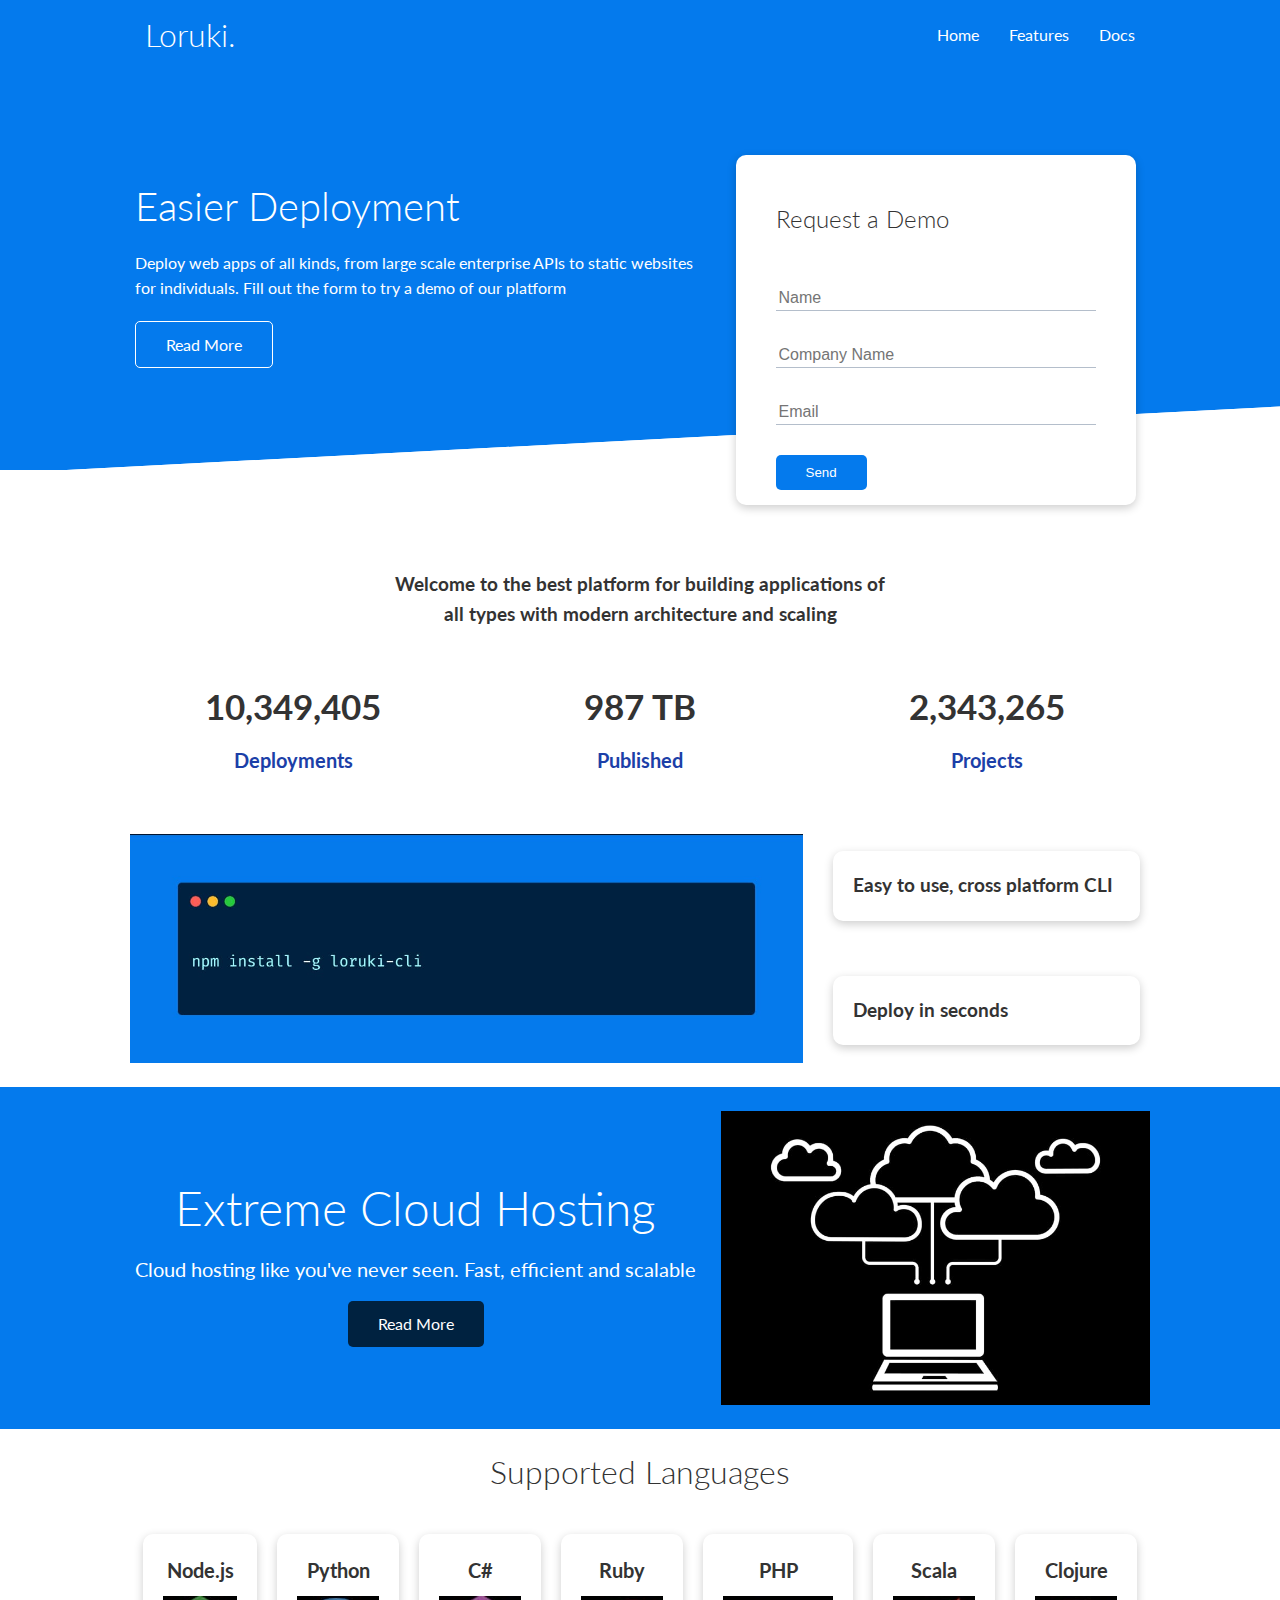
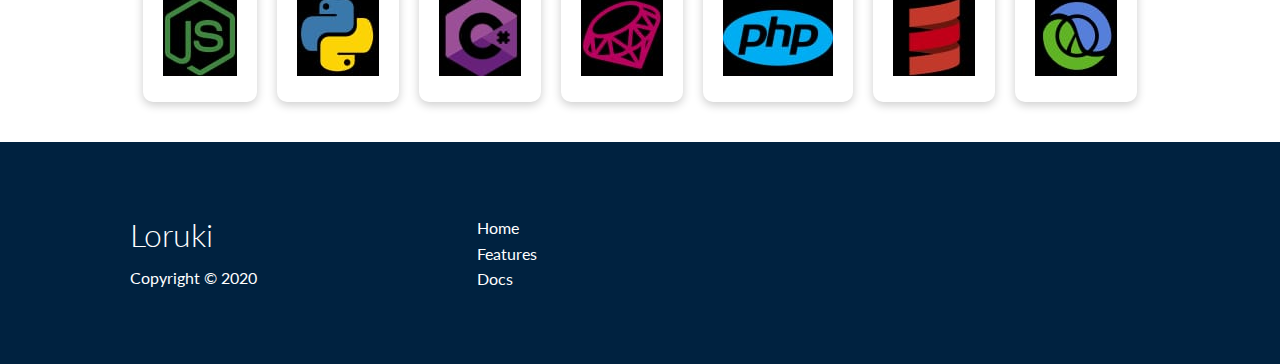
<file: index.html>
<!DOCTYPE html>
<html lang="en">

<head>
    <meta charset="UTF-8">
    <meta name="viewport" content="width=device-width, initial-scale=1.0">
    <link rel="stylesheet" href="https://cdnjs.cloudflare.com/ajax/libs/font-awesome/5.15.1/css/all.min.css"
        integrity="sha512-+4zCK9k+qNFUR5X+cKL9EIR+ZOhtIloNl9GIKS57V1MyNsYpYcUrUeQc9vNfzsWfV28IaLL3i96P9sdNyeRssA=="
        crossorigin="anonymous" />
    <link rel="stylesheet" href="css/utilities.css">
    <link rel="stylesheet" href="css/style.css">
    <title>Loruki | Cloud Hosting For Everyone</title>
</head>

<body>
    <!-- Navbar -->
    <div class="navbar">
        <div class="container flex">
            <h1 class="logo"><a href="index.html">Loruki.</a></h1>
            <nav>
                <ul>
                    <li><a href="index.html">Home</a></li>
                    <li><a href="features.html">Features</a></li>
                    <li><a href="docs.html">Docs</a></li>
                </ul>
            </nav>
        </div>
    </div>

    <!-- Showcase -->
    <section class="showcase">
        <div class="container grid">
            <div class="showcase-text">
                <h1>Easier Deployment</h1>
                <p>Deploy web apps of all kinds, from large scale enterprise APIs to static websites for individuals.
                    Fill out the form to try a demo of our platform</p>
                <a href="features.html" class="btn btn-outline">Read More</a>
            </div>

            <div class="showcase-form card">
                <h2>Request a Demo</h2>
                <form name="contact" netlify-honeypot="bot-field" method="POST" data-netlify="true">
                    <input type="hidden" name="form-name" value="contact" />
                    <p class="hidden">
                        <label>Don't fill this out if you'rehuman: <input name="bot-field"></label>
                    </p>
                    <div class="form-control">
                        <input type="text" name="name" placeholder="Name" required>
                    </div>
                    <div class="form-control">
                        <input type="text" name="company" placeholder="Company Name" required>
                    </div>
                    <div class="form-control">
                        <input type="email" name="email" placeholder="Email" required>
                    </div>
                    <input type="submit" value="Send" class="btn btn-primary">
                </form>
            </div>
        </div>
    </section>

    <!-- Stats -->
    <section class="stats">
        <div class="container">
            <h3 class="stats-heading text-center my-1">
                Welcome to the best platform for building applications of all types with modern architecture and scaling
            </h3>

            <div class="grid grid-3 text-center my-4">
                <div>
                    <i class="fas fa-server fa-3x"></i>
                    <h3>10,349,405</h3>
                    <p class="text-secondary">Deployments</p>
                </div>
                <div>
                    <i class="fas fa-upload fa-3x"></i>
                    <h3>987 TB</h3>
                    <p class="text-secondary">Published</p>
                </div>
                <div>
                    <i class="fas fa-project-diagram fa-3x"></i>
                    <h3>2,343,265</h3>
                    <p class="text-secondary">Projects</p>
                </div>
            </div>
        </div>
    </section>

    <!-- Cli -->
    <section class="cli">
        <div class="container grid">
            <img src="images/cli.jpg" alt="">
            <div class="card">
                <h3>Easy to use, cross platform CLI</h3>
            </div>
            <div class="card">
                <h3>Deploy in seconds</h3>
            </div>
        </div>
    </section>

    <!-- Cloud -->
    <section class="cloud bg-primary my-2 py-2">
        <div class="container grid">
            <div class="text-center">
                <h2 class="lg">Extreme Cloud Hosting</h2>
                <p class="lead my-1">Cloud hosting like you've never seen. Fast, efficient and scalable</p>
                <a href="features.html" class="btn btn-dark">Read More</a>
            </div>
            <img src="images/cloud.jpg" alt="">
        </div>
    </section>

    <!-- Languages -->
    <section class="languages">
        <h2 class="md text-center my-2">
            Supported Languages
        </h2>
        <div class="container flex">
            <div class="card">
                <h4>Node.js</h4>
                <img src="images/node.jpg" alt="">
            </div>
            <div class="card">
                <h4>Python</h4>
                <img src="images/python.jpg" alt="">
            </div>
            <div class="card">
                <h4>C#</h4>
                <img src="images/c sharp.jpg" alt="">
            </div>
            <div class="card">
                <h4>Ruby</h4>
                <img src="images/ruby.jpg" alt="">
            </div>
            <div class="card">
                <h4>PHP</h4>
                <img src="images/php.jpg" alt="">
            </div>
            <div class="card">
                <h4>Scala</h4>
                <img src="images/scala.jpg" alt="">
            </div>
            <div class="card">
                <h4>Clojure</h4>
                <img src="images/clojure.jpg" alt="">
            </div>
        </div>
    </section>

    <!-- Footer -->
    <footer class="footer bg-dark py-5">
        <div class="container grid grid-3">
            <div>
                <h1>Loruki
                </h1>
                <p>Copyright &copy; 2020</p>
            </div>
            <nav>
                <ul>
                    <li><a href="index.html">Home</a></li>
                    <li><a href="features.html">Features</a></li>
                    <li><a href="docs.html">Docs</a></li>
                </ul>
            </nav>
            <div class="social">
                <a href="#"><i class="fab fa-github fa-2x"></i></a>
                <a href="#"><i class="fab fa-facebook fa-2x"></i></a>
                <a href="#"><i class="fab fa-instagram fa-2x"></i></a>
                <a href="#"><i class="fab fa-twitter fa-2x"></i></a>
            </div>
        </div>
    </footer>
</body>

</html>
</file>
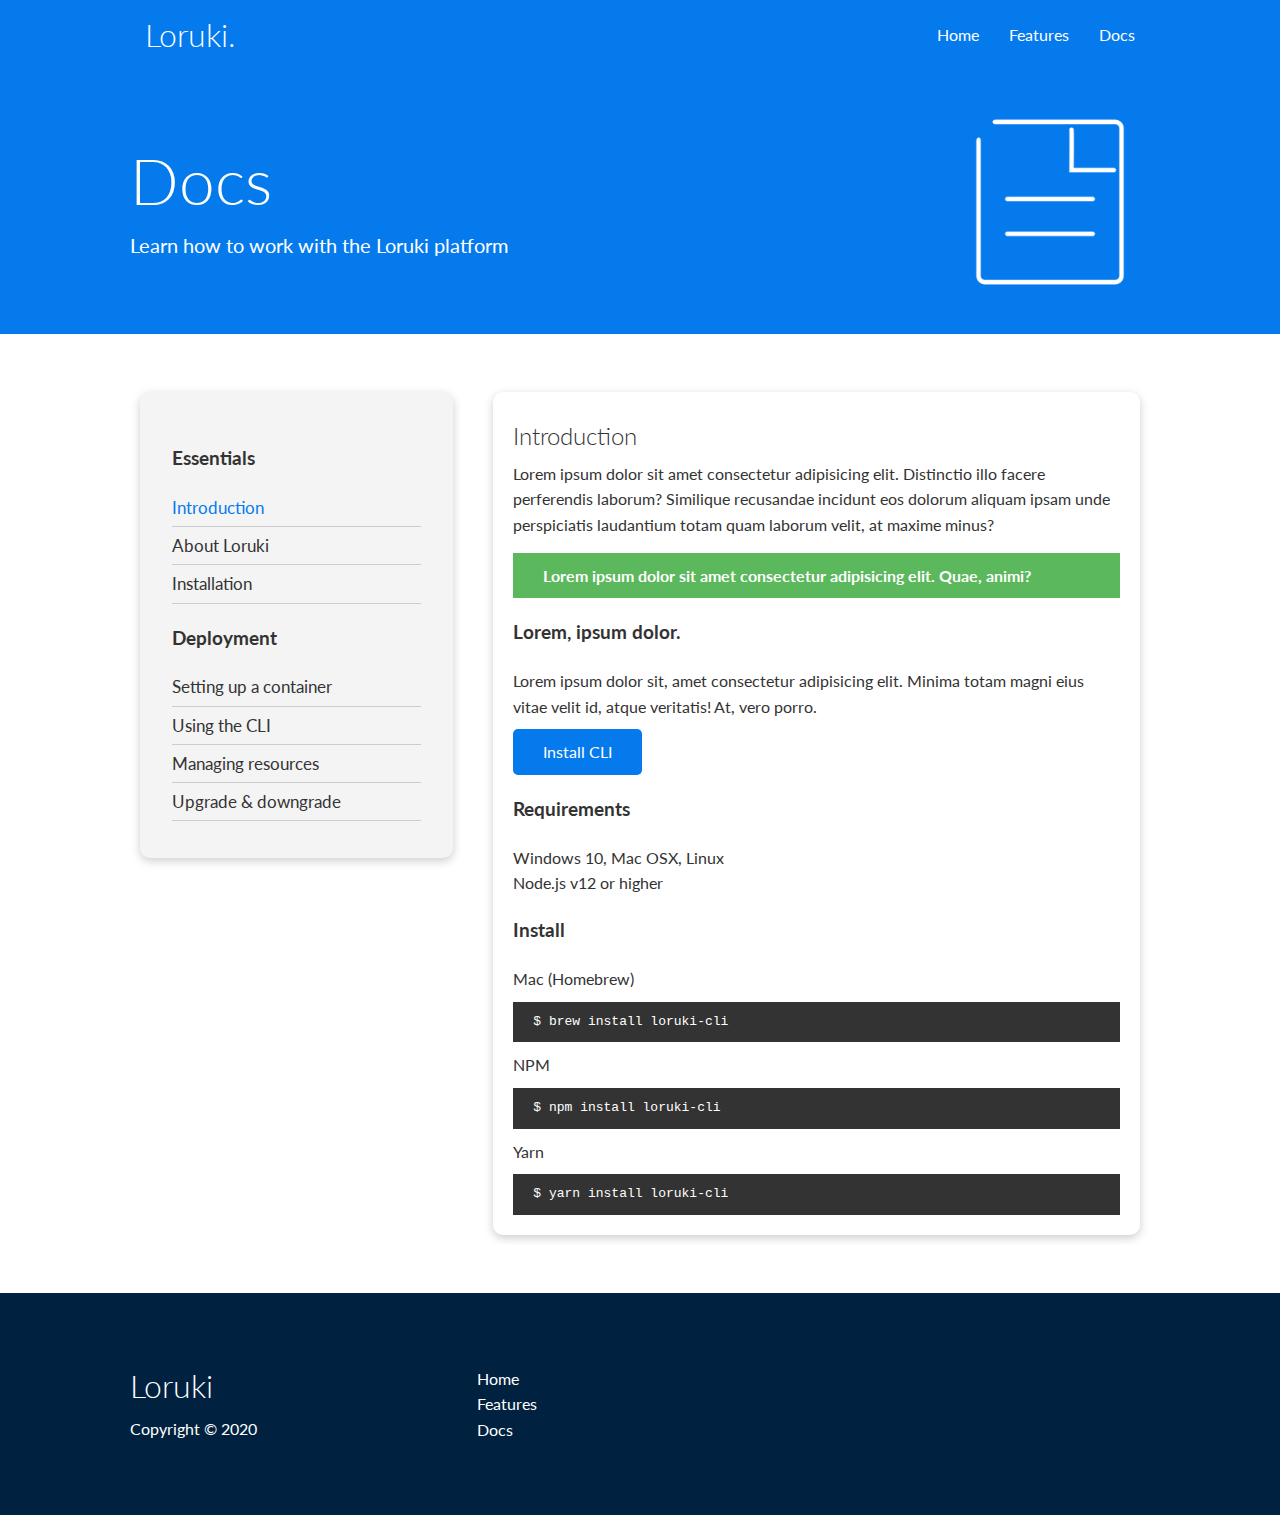
<file: docs.html>
<!DOCTYPE html>
<html lang="en">
<head>
    <meta charset="UTF-8">
    <meta name="viewport" content="width=device-width, initial-scale=1.0">
    <link rel="stylesheet" href="https://cdnjs.cloudflare.com/ajax/libs/font-awesome/5.15.1/css/all.min.css" integrity="sha512-+4zCK9k+qNFUR5X+cKL9EIR+ZOhtIloNl9GIKS57V1MyNsYpYcUrUeQc9vNfzsWfV28IaLL3i96P9sdNyeRssA==" crossorigin="anonymous" />
    <link rel="stylesheet" href="css/utilities.css">
    <link rel="stylesheet" href="css/style.css">
    <title>Loruki | Cloud Hosting For Everyone</title>
</head>
<body>
    <!-- Navbar -->
    <div class="navbar">
        <div class="container flex">
             <h1 class="logo"><a href="index.html">Loruki.</a></h1>
            <nav>
                <ul>
                    <li><a href="index.html">Home</a></li>
                    <li><a href="features.html">Features</a></li>
                    <li><a href="docs.html">Docs</a></li>
                </ul>
            </nav>
        </div>
    </div>

    <!-- Head -->
    <section class="docs-head bg-primary py-3">
        <div class="container grid">
            <div>
                <h1 class="xl">Docs</h1>
                <p class="lead">
                    Learn how to work with the Loruki platform
                </p>
            </div>
            <img src="images/docs.png" alt="">
        </div>
    </section>

    <!-- Docs main -->
    <section class="docs-main my-4">
        <div class="container grid">
            <div class="card bg-light p-3">
                <h3 class="my-2">Essentials</h3>
                <nav>
                    <ul>
                        <li><a class="text-primary" href="#">Introduction</a></li>
                        <li><a href="#">About Loruki</a></li>
                        <li><a href="#">Installation</a></li>
                    </ul>
                </nav>

                <h3 class="my-2">Deployment</h3>
                <nav>
                    <ul>
                        <li><a href="#">Setting up a container</a></li>
							<li><a href="#">Using the CLI</a></li>
							<li><a href="#">Managing resources</a></li>
							<li><a href="#">Upgrade & downgrade</a></li>
                    </ul>
                </nav>
            </div>
            <div class="card">
                <h2>Introduction</h2>
                <p>Lorem ipsum dolor sit amet consectetur adipisicing elit. Distinctio illo facere perferendis laborum? Similique recusandae incidunt eos dolorum aliquam ipsam unde perspiciatis laudantium totam quam laborum velit, at maxime minus?</p>

                <div class="alert alert-success">
                    <i class="fas fa-info"></i> Lorem ipsum dolor sit amet consectetur adipisicing elit. Quae, animi?
                </div>

                <h3>Lorem, ipsum dolor.</h3>
                <p>Lorem ipsum dolor sit, amet consectetur adipisicing elit. Minima totam magni eius vitae velit id, atque veritatis! At, vero porro.</p>
                <a href="#" class="btn btn-primary">Install CLI</a>

                <h3>Requirements</h3>
                <ul>
                    <li>Windows 10, Mac OSX, Linux</li>
                    <li>Node.js v12 or higher</li>
                </ul>

                <h3>Install</h3>
                <p>Mac (Homebrew)</p>
                <pre><code>$ brew install loruki-cli</code></pre>
                <p>NPM</p>
                <pre><code>$ npm install loruki-cli</code></pre>
                <p>Yarn</p>
                <pre><code>$ yarn install loruki-cli</code></pre>

            </div>
        </div>
    </section>
    
    <!-- Footer -->
    <footer class="footer bg-dark py-5">
        <div class="container grid grid-3">
            <div>
                <h1>Loruki
                </h1>
                <p>Copyright &copy; 2020</p>
            </div>
            <nav>
                <ul>
                    <li><a href="index.html">Home</a></li>
                    <li><a href="features.html">Features</a></li>
                    <li><a href="docs.html">Docs</a></li>
                </ul>
            </nav>
            <div class="social">
                <a href="#"><i class="fab fa-github fa-2x"></i></a>
                <a href="#"><i class="fab fa-facebook fa-2x"></i></a>
                <a href="#"><i class="fab fa-instagram fa-2x"></i></a>
                <a href="#"><i class="fab fa-twitter fa-2x"></i></a>
            </div>
        </div>
    </footer>
</body>
</html>
</file>
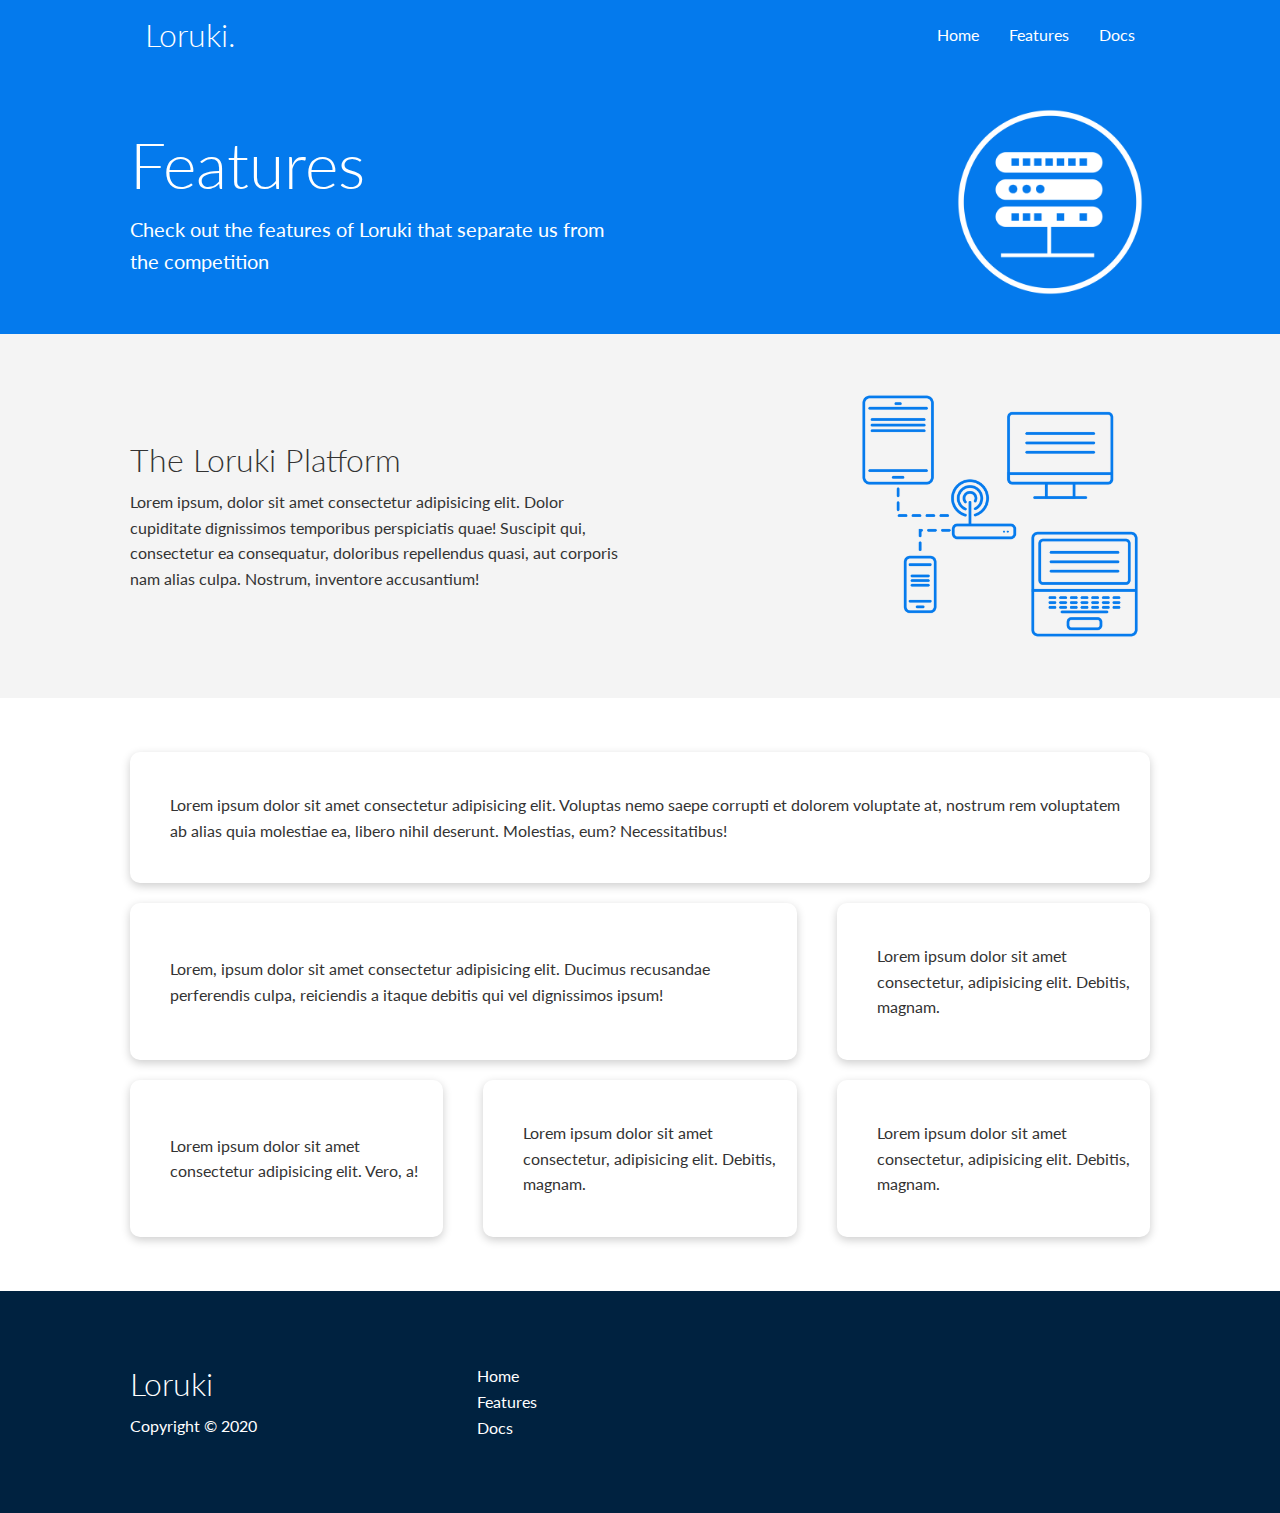
<file: features.html>
<!DOCTYPE html>
<html lang="en">
<head>
    <meta charset="UTF-8">
    <meta name="viewport" content="width=device-width, initial-scale=1.0">
    <link rel="stylesheet" href="https://cdnjs.cloudflare.com/ajax/libs/font-awesome/5.15.1/css/all.min.css" integrity="sha512-+4zCK9k+qNFUR5X+cKL9EIR+ZOhtIloNl9GIKS57V1MyNsYpYcUrUeQc9vNfzsWfV28IaLL3i96P9sdNyeRssA==" crossorigin="anonymous" />
    <link rel="stylesheet" href="css/utilities.css">
    <link rel="stylesheet" href="css/style.css">
    <title>Loruki | Cloud Hosting For Everyone</title>
</head>
<body>
    <!-- Navbar -->
    <div class="navbar">
        <div class="container flex">
             <h1 class="logo"><a href="index.html">Loruki.</a></h1>
            <nav>
                <ul>
                    <li><a href="index.html">Home</a></li>
                    <li><a href="features.html">Features</a></li>
                    <li><a href="docs.html">Docs</a></li>
                </ul>
            </nav>
        </div>
    </div>

    <!-- Head -->
    <section class="features-head bg-primary py-3">
        <div class="container grid">
            <div>
                <h1 class="xl">Features</h1>
                <p class="lead">
                    Check out the features of Loruki that separate us from the
						competition
                </p>
            </div>
            <img src="images/server.png" alt="">
        </div>
    </section>

    <!-- Sub head -->
    <section class="features-sub-head bg-light py-3">
        <div class="container grid">
            <div>
                <h1 class="md">The Loruki Platform</h1>
                <p>
                    Lorem ipsum, dolor sit amet consectetur adipisicing elit. Dolor cupiditate dignissimos temporibus perspiciatis quae! Suscipit qui, consectetur ea consequatur, doloribus repellendus quasi, aut corporis nam alias culpa. Nostrum, inventore accusantium!
                </p>
            </div>
            <img src="images/server2.png" alt="">
        </div>
    </section>
    <section class="features-main my-2">
        <div class="container grid grid-3">
            <div class="card flex">
                <i class="fas fa-server fa-3x"></i>
                <p>Lorem ipsum dolor sit amet consectetur adipisicing elit. Voluptas nemo saepe corrupti et dolorem voluptate at, nostrum rem voluptatem ab alias quia molestiae ea, libero nihil deserunt. Molestias, eum? Necessitatibus!</p>
            </div>
            <div class="card flex">
                <i class="fas fa-network-wired fa-3x"></i>
                <p>
                    Lorem, ipsum dolor sit amet consectetur adipisicing elit. Ducimus
                    recusandae perferendis culpa, reiciendis a itaque debitis qui vel
                    dignissimos ipsum!
                </p>
            </div>
            <div class="card flex">
                <i class="fas fa-laptop-code fa-3x"></i>
                <p>
                    Lorem ipsum dolor sit amet consectetur, adipisicing elit. Debitis,
                    magnam.
                </p>
            </div>
            <div class="card flex">
                <i class="fas fa-database fa-3x"></i>
                <p>
                    Lorem ipsum dolor sit amet consectetur adipisicing elit. Vero, a!
                </p>
            </div>
            <div class="card flex">
                <i class="fas fa-power-off fa-3x"></i>
                <p>
                    Lorem ipsum dolor sit amet consectetur, adipisicing elit. Debitis,
                    magnam.
                </p>
            </div>
            <div class="card flex">
                <i class="fas fa-upload fa-3x"></i>
                <p>
                    Lorem ipsum dolor sit amet consectetur, adipisicing elit. Debitis,
                    magnam.
                </p>
            </div>
        </div>
    </section>

    <!-- Footer -->
    <footer class="footer bg-dark py-5">
        <div class="container grid grid-3">
            <div>
                <h1>Loruki
                </h1>
                <p>Copyright &copy; 2020</p>
            </div>
            <nav>
                <ul>
                    <li><a href="index.html">Home</a></li>
                    <li><a href="features.html">Features</a></li>
                    <li><a href="docs.html">Docs</a></li>
                </ul>
            </nav>
            <div class="social">
                <a href="#"><i class="fab fa-github fa-2x"></i></a>
                <a href="#"><i class="fab fa-facebook fa-2x"></i></a>
                <a href="#"><i class="fab fa-instagram fa-2x"></i></a>
                <a href="#"><i class="fab fa-twitter fa-2x"></i></a>
            </div>
        </div>
    </footer>
</body>
</html>
</file>
<file: css/utilities.css>
.container {
  max-width: 1100px;
  margin: 0 auto;
  overflow: auto;
  padding: 0 40px;
}

.card {
  background-color: #fff;
  color: #333;
  border-radius: 10px;
  box-shadow: 0 3px 10px rgba(0, 0, 0, 0.2);
  padding: 20px;
  margin: 10px;
}

.btn {
  display: inline-block;
  padding: 10px 30px;
  cursor: pointer;
  background: var(--primary-color);
  color: #fff;
  border: none;
  border-radius: 5px;
}

.btn-outline {
  background-color: transparent;
  border: 1px #fff solid;
}

.btn:hover {
  transform: scale(0.98);
}

/* Backgrounds & colored buttons */
.bg-primary,
.btn-primary {
  background-color: var(--primary-color);
  color: #fff;
}

.bg-secondary,
.btn-secondary {
  background-color: var(--secondary-color);
  color: #fff;
}

.bg-dark,
.btn-dark {
  background-color: var(--dark-color);
  color: #fff;
}

.bg-light,
.btn-light {
  background-color: var(--light-color);
  color: #333;
}

.bg-primary a,
.btn-primary a,
.bg-secondary a,
.btn-secondary a,
.bg-dark a,
.btn-dark a {
  color: #fff;
}

/* Text colors */
.text-primary {
  color: var(--primary-color);
}

.text-secondary {
  color: var(--secondary-color);
}

.text-dark {
  color: var(--dark-color);
}

.text-light {
  color: var(--light-color);
}

/* Text sizes */
.lead {
  font-size: 20px;
}

.sm {
  font-size: 1rem;
}

.md {
  font-size: 2rem;
}

.lg {
  font-size: 3rem;
}

.xl {
  font-size: 4rem;
}

.text-center {
  text-align: center;
}

/* Alert */
.alert {
  background-color: var(--light-color);
  padding: 10px 20px;
  font-weight: bold;
  margin: 15px 0;
}

.alert i {
  margin-right: 10px;
}

.alert-success {
  background-color: var(--success-color);
  color: #fff;
}

.alert-error {
  background-color: var(--error-color);
  color: #fff;
}

.flex {
  display: flex;
  justify-content: center;
  align-items: center;
  height: 100%;
}

.grid {
  display: grid;
  grid-template-columns: repeat(2, 1fr);
  gap: 20px;
  justify-content: center;
  align-items: center;
  height: 100%;
}

.grid-3 {
  grid-template-columns: repeat(3, 1fr);
}

/* Margin */
.my-1 {
  margin: 1rem 0;
}

.my-2 {
  margin: 1.5rem 0;
}

.my-3 {
  margin: 2rem 0;
}

.my-4 {
  margin: 3rem 0;
}

.my-5 {
  margin: 4rem 0;
}

.m-1 {
  margin: 1rem;
}

.m-2 {
  margin: 1.5rem;
}

.m-3 {
  margin: 2rem;
}

.m-4 {
  margin: 3rem;
}

.m-5 {
  margin: 4rem;
}

/* Padding */
.py-1 {
  padding: 1rem 0;
}

.py-2 {
  padding: 1.5rem 0;
}

.py-3 {
  padding: 2rem 0;
}

.py-4 {
  padding: 3rem 0;
}

.py-5 {
  padding: 4rem 0;
}

.p-1 {
  padding: 1rem;
}

.p-2 {
  padding: 1.5rem;
}

.p-3 {
  padding: 2rem;
}

.p-4 {
  padding: 3rem;
}

.p-5 {
  padding: 4rem;
}
</file>
<file: css/style.css>
@import url('https://fonts.googleapis.com/css2?family=Lato:wght@300&display=swap');

:root {
  --primary-color: #047aed;
  --secondary-color: #1c3fa8;
  --dark-color: #002240;
  --light-color: #f4f4f4;
  --success-color: #5cb85c;
  --error-color: #d9534f;
  
}

*{
  box-sizing: border-box;
  padding: 0;
  margin: 0;
}

body{
  font-family: 'Lato', sans-serif;
  color: #333;
  line-height: 1.6;
}

ul {
  list-style-type: none;
}

a {
  text-decoration: none;
  color: #333;
}
h1,
h2 {
  font-weight: 300;
  line-height: 1.2;
  margin: 10px 0;
}

p {
  margin: 10px 0;
}

img {
  width: 100%;
}

code,
pre {
  background: #333;
  color: #fff;
  padding: 10px;
}

.hidden {
  visibility: hidden;
  height: 0;
}

/* Navbar */
.navbar {
  background-color: var(--primary-color);
  color: #fff;
  height: 70px;
}

.navbar ul {
  display: flex;
}

.navbar a {
  color: #fff;
  padding: 10px;
  margin: 0 5px;
}

.navbar ul a:hover {
  border-bottom: 2px #fff solid;
}

.navbar .flex {
  justify-content: space-between;
}

/* Showcase */
.showcase {
  height: 400px;
  background-color: var(--primary-color);
  color: #fff;
  position: relative;
}

.showcase h1 {
  font-size: 40px;
}

.showcase p {
  margin: 20px 0;
}

.showcase .grid {
  overflow: visible;
  grid-template-columns: 55% auto;
  gap: 30px;
}

.showcase-text {
  animation: slideInFromRight 1s ease-in;
}

.showcase-form {
  position: relative;
  top: 60px;
  height: 350px;
  width: 400px;
  padding: 40px;
  z-index: 100;
  justify-self: flex-end;
  animation: slideInFromRight 1s ease-in;
}

.showcase-form .form-control {
  margin: 30px 0;
}

.showcase-form input[type='text'],
.showcase-form input[type='email'] {
  border: 0;
  border-bottom: 1px solid #b4becb;
  width: 100%;
  padding: 3px;
  font-size: 16px;
}

.showcase-form input:focus {
  outline: none;
}

.showcase::before,
.showcase::after {
  content: '';
  position: absolute;
  height: 100px;
  bottom: -70px;
  right: 0;
  left: 0;
  background: #fff;
  transform: skewY(-3deg);
  -webkit-transform: skewY(-3deg);
  -moz-transform: skewY(-3deg);
  -ms-transform: skewY(-3deg);
}

/* Stats */
.stats {
  padding-top: 100px;
  animation: slideInFromBottom 1s ease-in;
}

.stats-heading {
  max-width: 500px;
  margin: auto;
}

.stats .grid h3 {
  font-size: 35px;
}

.stats .grid p {
  font-size: 20px;
  font-weight: bold;
}

/* Cli */
.cli .grid {
  grid-template-columns: repeat(3, 1fr);
  grid-template-rows: repeat(2, 1fr);
}

.cli .grid > *:first-child {
  grid-column: 1 / span 2;
  grid-row: 1 / span 2;
}

/* Cloud */
.cloud .grid {
  grid-template-columns: 4fr 3fr;
}

/* Languages */

.languages .flex {
  flex-wrap: wrap;
}

.languages .card {
  text-align: center;
  margin: 18px 10px 40px;
  transition: transform 0.2s ease-in;
}

.languages .card h4 {
  font-size: 20px;
  margin-bottom: 10px;
}

.languages .card:hover {
  transform: translateY(-15px);
}

/* Features */
.features-head img,
.docs-head img {
  width: 200px;
  justify-self: flex-end;
}

.features-sub-head img {
  width: 300px;
  justify-self: flex-end;
}

.features-main .card > i {
  margin-right: 20px;
}

.features-main .grid {
  padding: 30px;
}

.features-main .grid > *:first-child {
  grid-column: 1 / span 3;
}

.features-main .grid > *:nth-child(2) {
  grid-column: 1 / span 2;
}

/* Docs */
.docs-main h3 {
  margin: 20px 0;
}

.docs-main .grid {
  grid-template-columns: 1fr 2fr;
  align-items: flex-start;
}

.docs-main nav li {
  font-size: 17px;
  padding-bottom: 5px;
  margin-bottom: 5px;
  border-bottom: 1px #ccc solid;
}

.docs-main a:hover {
  font-weight: bold;
}

/* Footer */
.footer .social a {
  margin: 0 10px;
}

.fa-github:hover {
  color: #000000;
}

.fa-facebook:hover {
  color: #1773EA;
}

.fa-instagram:hover {
  color: #B32E87;
}

.fa-twitter:hover {
  color: #1C9CEA;
}

/* Animations */
@keyframes slideInFromLeft {
  0% {
    transform: translateX(-100%);
  }

  100% {
    transform: translateX(0);
  }
}

@keyframes slideInFromRight {
  0% {
    transform: translateX(100%);
  }

  100% {
    transform: translateX(0);
  }
}

@keyframes slideInFromTop {
  0% {
    transform: translateY(-100%);
  }

  100% {
    transform: translateX(0);
  }
}

@keyframes slideInFromBottom {
  0% {
    transform: translateY(100%);
  }

  100% {
    transform: translateX(0);
  }
}
@media (max-width: 1000px){

  .showcase-form{
    width: 340px;
  }
}

/* Tablets and under */
@media (max-width: 768px) {
  .grid,
  .showcase .grid,
  .stats .grid,
  .cli .grid,
  .cloud .grid,
  .features-main .grid,
  .docs-main .grid {
    grid-template-columns: 1fr;
    grid-template-rows: 1fr;
  }

  .showcase {
    height: auto;
  }

  .showcase-text {
    text-align: center;
    margin-top: 40px;
    animation: slideInFromTop 1s ease-in;
  }

  .showcase-form {
    justify-self: center;
    margin: auto;
    animation: slideInFromBottom 1s ease-in;
  }

  .cli .grid > *:first-child {
    grid-column: 1;
    grid-row: 1;
  }

  .features-head,
  .features-sub-head,
  .docs-head {
    text-align: center;
  }

  .features-head img,
  .features-sub-head img,
  .docs-head img {
    justify-self: center;
  }

  .features-main .grid > *:first-child,
  .features-main .grid > *:nth-child(2) {
    grid-column: 1;
  }
}




/* Mobile */
@media (max-width: 500px) {
  .navbar {
    height: 110px;
  }

  .navbar .flex {
    flex-direction: column;
  }

  .navbar ul {
    padding: 10px;
    background-color: rgba(0, 0, 0, 0.1);
  }
  
  .showcase-form {
    width: 300px;
  }

}
</file>
